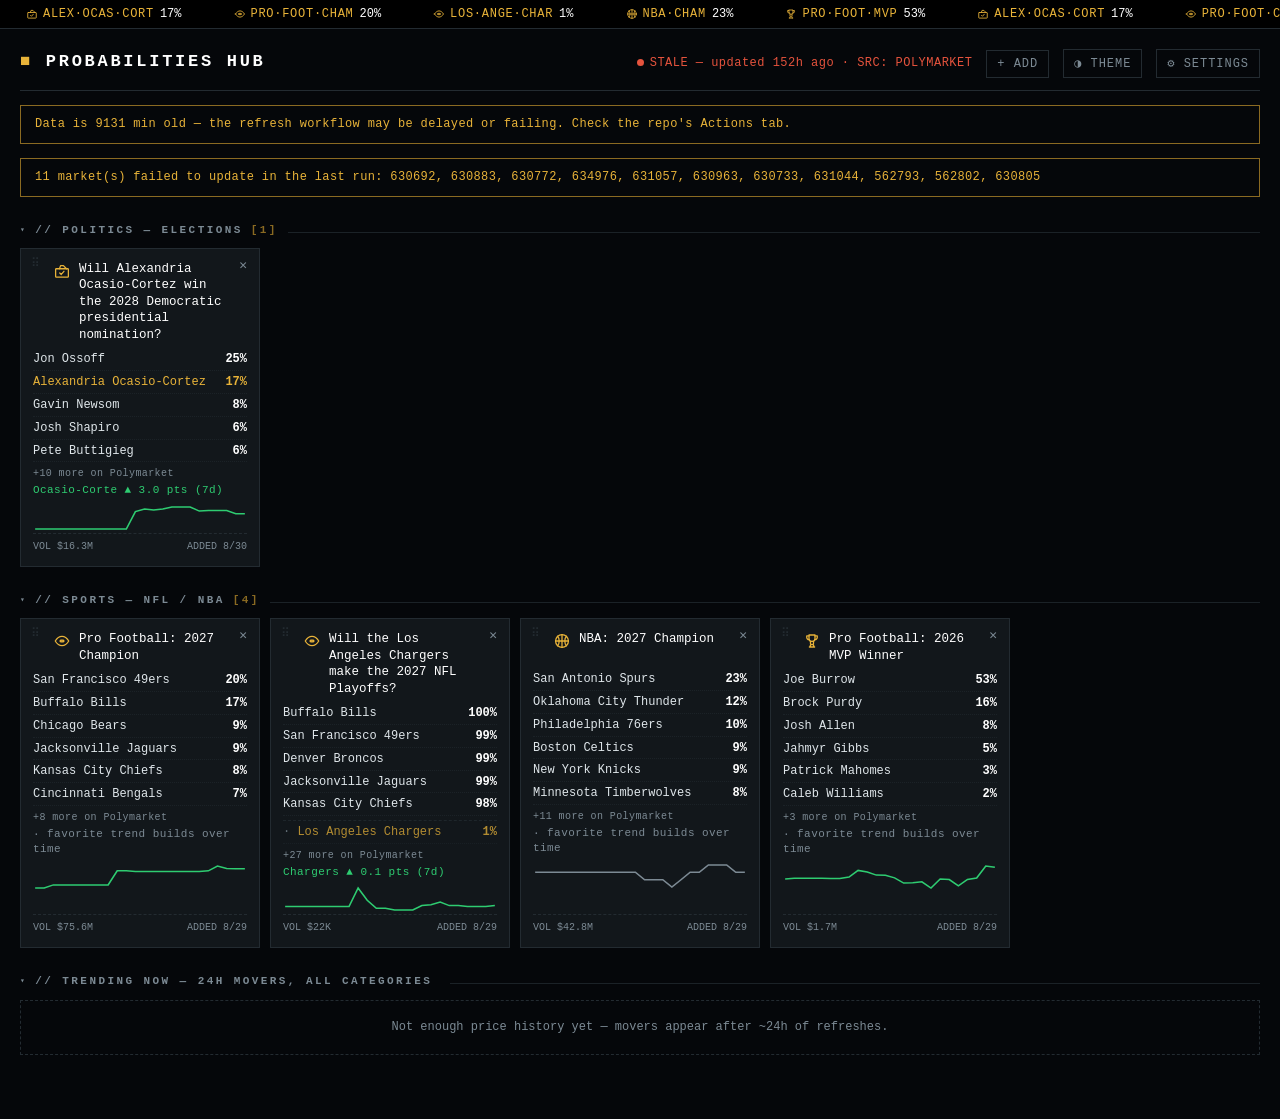
<file: index.html>
<!DOCTYPE html>
<html lang="en" data-theme="dark">
<head>
<meta charset="UTF-8" />
<meta name="viewport" content="width=device-width, initial-scale=1.0" />
<meta name="color-scheme" content="dark light" />
<title>Probabilities Hub</title>
<meta name="description" content="Personal prediction-market probabilities dashboard — politics, NFL, NBA." />
<link rel="icon" href="data:image/svg+xml,%3Csvg xmlns='http://www.w3.org/2000/svg' viewBox='0 0 16 16'%3E%3Crect width='16' height='16' fill='%2305070a'/%3E%3Crect x='3' y='9' width='2' height='4' fill='%232ecc71'/%3E%3Crect x='7' y='5' width='2' height='8' fill='%23e8b339'/%3E%3Crect x='11' y='7' width='2' height='6' fill='%23e5533d'/%3E%3C/svg%3E" />

<!-- Home-screen / PWA -->
<link rel="manifest" href="./manifest.webmanifest" />
<link rel="apple-touch-icon" href="./apple-touch-icon.png" />
<meta name="apple-mobile-web-app-capable" content="yes" />
<meta name="mobile-web-app-capable" content="yes" />
<meta name="apple-mobile-web-app-status-bar-style" content="black" />
<meta name="apple-mobile-web-app-title" content="Probabilities" />
<meta name="theme-color" content="#05070a" />

<link rel="stylesheet" href="./assets/style.css?v=20260829f" />
</head>
<body>

<div class="ticker" id="ticker" aria-label="Tracked markets ticker" tabindex="0">
  <div class="ticker--empty">loading ticker…</div>
</div>

<div class="wrap">
  <header class="head">
    <h1 class="head__title"><span class="mark">&#9632;</span> Probabilities&nbsp;Hub</h1>
    <div class="head__right">
      <span class="clock" id="clock" aria-live="polite">connecting…</span>
      <button class="iconbtn" id="addBtn" aria-haspopup="dialog">+&nbsp;<span class="iconbtn__lbl">Add</span></button>
      <button class="iconbtn" id="themeBtn" aria-label="Toggle light / dark theme">&#9681;&nbsp;<span class="iconbtn__lbl">Theme</span></button>
      <button class="iconbtn" id="settingsBtn" aria-haspopup="dialog" aria-label="Open settings">&#9881;&nbsp;<span class="iconbtn__lbl">Settings</span></button>
    </div>
  </header>

  <div id="banners" aria-live="polite"></div>

  <main id="sections">
    <div class="spinner">// loading market data…</div>
  </main>
</div>

<!-- Add-market modal -->
<div class="modal" id="addModal" hidden role="dialog" aria-modal="true" aria-labelledby="addModalTitle">
  <div class="modal__panel">
    <div class="modal__head">
      <h2 id="addModalTitle">Add a market</h2>
      <button class="modal__close" data-close aria-label="Close">&times;</button>
    </div>
    <form id="searchForm">
      <label class="field">
        <span>Search Polymarket</span>
        <input class="input" id="searchInput" type="search" autocomplete="off"
               placeholder="e.g. nevada senate, fed rate cut, chiefs super bowl" />
      </label>
    </form>
    <p class="hint">Live search against Polymarket's public API. Pick a market and choose a category to pin it to your dashboard.</p>
    <div class="results" id="searchResults"></div>
  </div>
</div>

<!-- Settings modal -->
<div class="modal" id="settingsModal" hidden role="dialog" aria-modal="true" aria-labelledby="settingsModalTitle">
  <div class="modal__panel">
    <div class="modal__head">
      <h2 id="settingsModalTitle">Settings</h2>
      <button class="modal__close" data-close aria-label="Close">&times;</button>
    </div>

    <label class="field">
      <span>GitHub fine-grained token <span class="tokentag" id="tokenState">not set</span></span>
      <input class="input" id="tokenInput" type="password" autocomplete="off"
             placeholder="github_pat_… (Contents: read & write on this repo)" />
    </label>
    <p class="hint">
      Needed only to add / remove markets (it commits <code>data/watchlist.json</code>).
      Stored in this browser's <code>localStorage</code> and sent only to
      <code>api.github.com</code>. Create one at GitHub → Settings → Developer settings →
      Fine-grained tokens, scoped to <code id="repoSlug">pitchafwa/probabilities-hub</code>
      with <strong>Contents: Read and write</strong>.
    </p>
    <div class="btnrow">
      <button class="btn" id="tokenSave">Save token</button>
      <button class="btn btn--danger" id="tokenClear">Clear token</button>
    </div>

    <label class="field" style="margin-top:20px;">
      <span>Repository (owner/repo)</span>
      <input class="input" id="repoInput" type="text" autocomplete="off" placeholder="owner/repo" />
    </label>
    <label class="field">
      <span>Branch</span>
      <input class="input" id="branchInput" type="text" autocomplete="off" placeholder="main" />
    </label>
    <div class="btnrow">
      <button class="btn btn--ghost" id="repoSave">Save repo config</button>
    </div>

    <p class="hint" style="margin-top:16px;" id="dataInfo">—</p>
  </div>
</div>

<template id="categoryPickerTpl">
  <div class="result">
    <div>
      <div class="result__q"></div>
      <div class="result__desc"></div>
      <div class="result__meta"></div>
    </div>
    <div class="result__add">
      <select class="input">
        <option value="politics">politics</option>
        <option value="sports">sports</option>
        <option value="economics">economics</option>
        <option value="crypto">crypto</option>
        <option value="other">other</option>
      </select>
      <button class="btn">Add</button>
    </div>
  </div>
</template>

<script src="./assets/icons.js?v=20260829f"></script>
<script src="./assets/app.js?v=20260829f"></script>
</body>
</html>
</file>
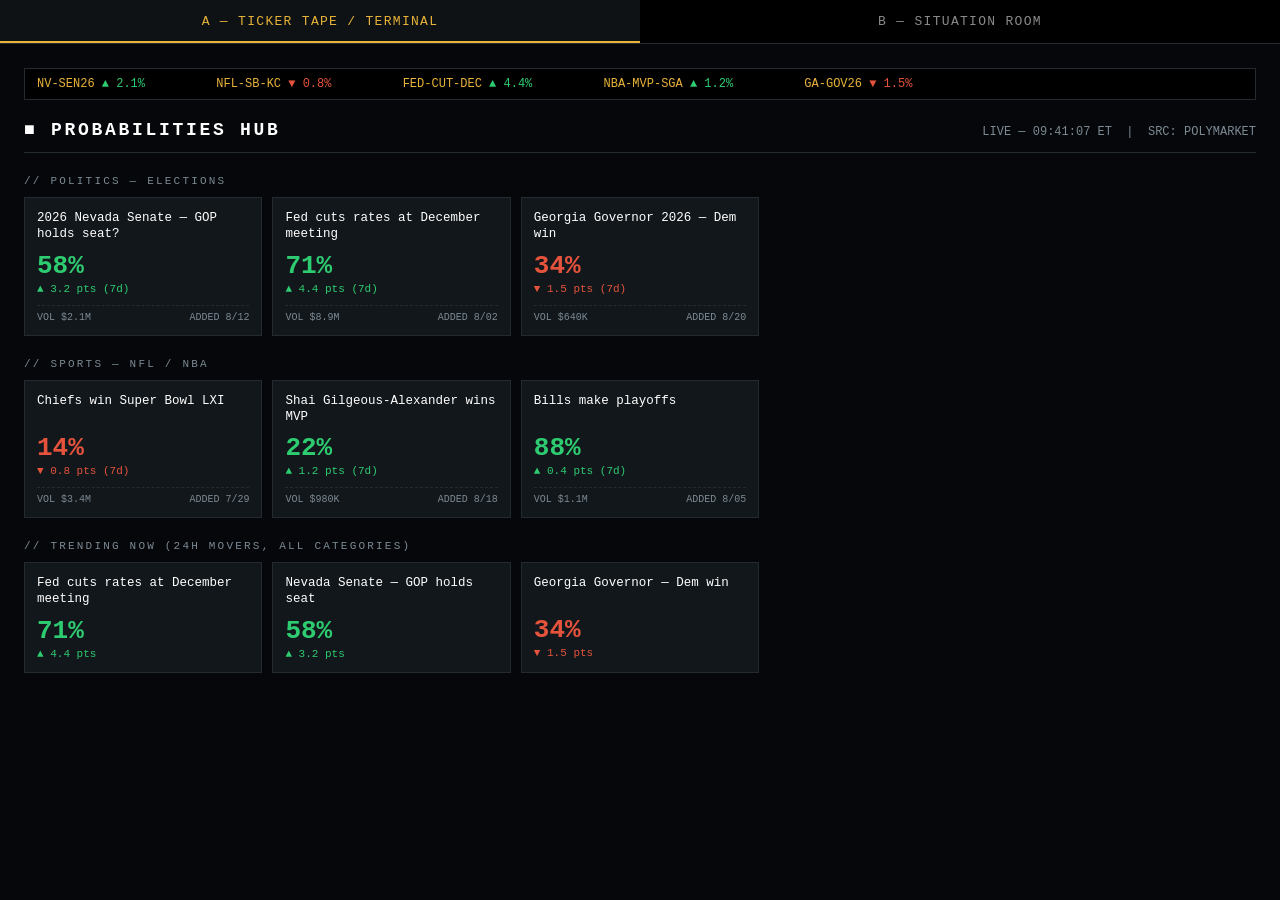
<file: probabilities-hub-mockups.html>
<!DOCTYPE html>
<html lang="en">
<head>
<meta charset="UTF-8">
<title>Probabilities Hub — Mockups</title>
<style>
  :root{
    --bg:#0a0d10; --panel:#12171b; --panel2:#161c21; --line:#232b31;
    --text:#dfe6ea; --sub:#7c8a94; --up:#2ecc71; --down:#e5533d; --amber:#e8b339;
  }
  *{box-sizing:border-box;}
  body{margin:0;background:#05070a;color:var(--text);font-family:'Courier New',ui-monospace,monospace;}
  .switcher{display:flex;gap:0;position:sticky;top:0;z-index:10;background:#000;border-bottom:1px solid var(--line);}
  .switcher button{flex:1;padding:14px;background:#000;color:#8a8a8a;border:none;font-family:inherit;font-size:13px;letter-spacing:.1em;cursor:pointer;text-transform:uppercase;}
  .switcher button.active{color:var(--amber);background:#0e1215;box-shadow:inset 0 -2px var(--amber);}
  .view{display:none;padding:24px;}
  .view.active{display:block;}

  /* ---------- CONCEPT A: TICKER TAPE / TERMINAL ---------- */
  .ticker{background:#000;border:1px solid var(--line);padding:8px 12px;font-size:12px;color:var(--amber);white-space:nowrap;overflow:hidden;margin-bottom:20px;}
  .ticker span{margin-right:32px;}
  .up{color:var(--up);} .down{color:var(--down);}
  .a-header{display:flex;justify-content:space-between;align-items:baseline;margin-bottom:16px;border-bottom:1px solid var(--line);padding-bottom:12px;}
  .a-header h1{font-size:18px;letter-spacing:.15em;margin:0;color:#fff;}
  .a-header .clock{color:var(--sub);font-size:12px;}
  .sectiontitle{font-size:11px;letter-spacing:.2em;color:var(--sub);margin:22px 0 10px;text-transform:uppercase;}
  .grid{display:grid;grid-template-columns:repeat(auto-fill,minmax(230px,1fr));gap:10px;}
  .card{background:var(--panel);border:1px solid var(--line);padding:12px;}
  .card .q{font-size:12.5px;color:#fff;line-height:1.3;min-height:32px;}
  .card .prob{font-size:26px;font-weight:bold;margin:8px 0 2px;}
  .card .delta{font-size:11px;}
  .card .meta{display:flex;justify-content:space-between;font-size:10px;color:var(--sub);margin-top:10px;border-top:1px dashed var(--line);padding-top:6px;}
  .spark{height:24px;margin-top:6px;}

  /* ---------- CONCEPT B: SITUATION ROOM ---------- */
  .b-header{display:flex;justify-content:space-between;align-items:center;margin-bottom:24px;}
  .b-header h1{font-size:22px;font-weight:300;letter-spacing:.05em;margin:0;}
  .b-header h1 b{font-weight:700;color:var(--amber);}
  .tabs{display:flex;gap:8px;margin-bottom:18px;}
  .tab{padding:6px 16px;border:1px solid var(--line);border-radius:20px;font-size:12px;color:var(--sub);}
  .tab.on{background:#1a2530;color:#fff;border-color:#2a3a48;}
  .b-grid{display:grid;grid-template-columns:repeat(auto-fill,minmax(260px,1fr));gap:16px;}
  .b-card{background:linear-gradient(180deg,var(--panel2),var(--panel));border:1px solid var(--line);border-radius:10px;padding:16px;position:relative;}
  .b-card .tag{font-size:10px;letter-spacing:.1em;color:#5c9bd5;text-transform:uppercase;}
  .b-card .q{font-size:14px;color:#fff;margin:6px 0 14px;line-height:1.35;}
  .dial{display:flex;align-items:center;gap:14px;}
  .ring{width:56px;height:56px;border-radius:50%;background:conic-gradient(var(--amber) calc(var(--pct)*1%),#22292f 0);display:flex;align-items:center;justify-content:center;font-size:13px;font-weight:600;color:#fff;}
  .ring::before{content:"";position:absolute;}
  .ringlabel{width:56px;height:56px;border-radius:50%;background:#0e1418;display:flex;align-items:center;justify-content:center;margin-left:-56px;font-size:13px;font-weight:700;}
  .trend{font-size:11px;}
  .headline{font-size:10.5px;color:var(--sub);margin-top:12px;border-top:1px solid var(--line);padding-top:8px;}
</style>
</head>
<body>

<div class="switcher">
  <button class="active" onclick="show('a',this)">A — Ticker Tape / Terminal</button>
  <button onclick="show('b',this)">B — Situation Room</button>
</div>

<!-- CONCEPT A -->
<div id="a" class="view active">
  <div class="ticker">
    <span>NV-SEN26 <span class="up">▲ 2.1%</span></span>
    <span>NFL-SB-KC <span class="down">▼ 0.8%</span></span>
    <span>FED-CUT-DEC <span class="up">▲ 4.4%</span></span>
    <span>NBA-MVP-SGA <span class="up">▲ 1.2%</span></span>
    <span>GA-GOV26 <span class="down">▼ 1.5%</span></span>
  </div>
  <div class="a-header">
    <h1>&#9632; PROBABILITIES HUB</h1>
    <div class="clock">LIVE — 09:41:07 ET &nbsp;|&nbsp; SRC: POLYMARKET</div>
  </div>

  <div class="sectiontitle">// Politics — Elections</div>
  <div class="grid">
    <div class="card">
      <div class="q">2026 Nevada Senate — GOP holds seat?</div>
      <div class="prob up">58%</div>
      <div class="delta up">▲ 3.2 pts (7d)</div>
      <div class="meta"><span>VOL $2.1M</span><span>ADDED 8/12</span></div>
    </div>
    <div class="card">
      <div class="q">Fed cuts rates at December meeting</div>
      <div class="prob up">71%</div>
      <div class="delta up">▲ 4.4 pts (7d)</div>
      <div class="meta"><span>VOL $8.9M</span><span>ADDED 8/02</span></div>
    </div>
    <div class="card">
      <div class="q">Georgia Governor 2026 — Dem win</div>
      <div class="prob down">34%</div>
      <div class="delta down">▼ 1.5 pts (7d)</div>
      <div class="meta"><span>VOL $640K</span><span>ADDED 8/20</span></div>
    </div>
  </div>

  <div class="sectiontitle">// Sports — NFL / NBA</div>
  <div class="grid">
    <div class="card">
      <div class="q">Chiefs win Super Bowl LXI</div>
      <div class="prob down">14%</div>
      <div class="delta down">▼ 0.8 pts (7d)</div>
      <div class="meta"><span>VOL $3.4M</span><span>ADDED 7/29</span></div>
    </div>
    <div class="card">
      <div class="q">Shai Gilgeous-Alexander wins MVP</div>
      <div class="prob up">22%</div>
      <div class="delta up">▲ 1.2 pts (7d)</div>
      <div class="meta"><span>VOL $980K</span><span>ADDED 8/18</span></div>
    </div>
    <div class="card">
      <div class="q">Bills make playoffs</div>
      <div class="prob up">88%</div>
      <div class="delta up">▲ 0.4 pts (7d)</div>
      <div class="meta"><span>VOL $1.1M</span><span>ADDED 8/05</span></div>
    </div>
  </div>

  <div class="sectiontitle">// Trending Now (24h movers, all categories)</div>
  <div class="grid">
    <div class="card"><div class="q">Fed cuts rates at December meeting</div><div class="prob up">71%</div><div class="delta up">▲ 4.4 pts</div></div>
    <div class="card"><div class="q">Nevada Senate — GOP holds seat</div><div class="prob up">58%</div><div class="delta up">▲ 3.2 pts</div></div>
    <div class="card"><div class="q">Georgia Governor — Dem win</div><div class="prob down">34%</div><div class="delta down">▼ 1.5 pts</div></div>
  </div>
</div>

<!-- CONCEPT B -->
<div id="b" class="view">
  <div class="b-header">
    <h1><b>&#9673;</b> Situation Room</h1>
    <div style="font-size:11px;color:var(--sub)">Updated 3 min ago · Polymarket</div>
  </div>
  <div class="tabs">
    <div class="tab on">All</div><div class="tab">Politics</div><div class="tab">NFL</div><div class="tab">NBA</div><div class="tab">Trending</div>
  </div>

  <div style="font-size:11px;letter-spacing:.15em;color:var(--sub);margin-bottom:10px;">POLITICS &mdash; ELECTIONS</div>
  <div class="b-grid">
    <div class="b-card">
      <div class="tag">Senate · Nevada</div>
      <div class="q">Republican holds Nevada Senate seat in 2026</div>
      <div class="dial">
        <div style="position:relative;"><div class="ring" style="--pct:58"></div><div class="ringlabel">58%</div></div>
        <div class="trend up">▲ 3.2 pts this week<br><span style="color:var(--sub)">$2.1M volume</span></div>
      </div>
      <div class="headline">📰 AP: "Nevada race tightens as early voting begins"</div>
    </div>
    <div class="b-card">
      <div class="tag">Fed · December FOMC</div>
      <div class="q">Fed cuts rates at December meeting</div>
      <div class="dial">
        <div style="position:relative;"><div class="ring" style="--pct:71"></div><div class="ringlabel">71%</div></div>
        <div class="trend up">▲ 4.4 pts this week<br><span style="color:var(--sub)">$8.9M volume</span></div>
      </div>
      <div class="headline">📰 Reuters: "Markets price in December cut after jobs data"</div>
    </div>
  </div>

  <div style="font-size:11px;letter-spacing:.15em;color:var(--sub);margin:24px 0 10px;">SPORTS &mdash; NFL / NBA</div>
  <div class="b-grid">
    <div class="b-card">
      <div class="tag">NFL · Super Bowl LXI</div>
      <div class="q">Kansas City Chiefs win Super Bowl</div>
      <div class="dial">
        <div style="position:relative;"><div class="ring" style="--pct:14"></div><div class="ringlabel">14%</div></div>
        <div class="trend down">▼ 0.8 pts this week<br><span style="color:var(--sub)">$3.4M volume</span></div>
      </div>
      <div class="headline">📰 ESPN: "Chiefs offensive line questions mount"</div>
    </div>
    <div class="b-card">
      <div class="tag">NBA · MVP</div>
      <div class="q">Shai Gilgeous-Alexander wins MVP</div>
      <div class="dial">
        <div style="position:relative;"><div class="ring" style="--pct:22"></div><div class="ringlabel">22%</div></div>
        <div class="trend up">▲ 1.2 pts this week<br><span style="color:var(--sub)">$980K volume</span></div>
      </div>
      <div class="headline">📰 ESPN: "SGA torches Nuggets for 45"</div>
    </div>
  </div>
</div>

<script>
function show(id, btn){
  document.querySelectorAll('.view').forEach(v=>v.classList.remove('active'));
  document.querySelectorAll('.switcher button').forEach(b=>b.classList.remove('active'));
  document.getElementById(id).classList.add('active');
  btn.classList.add('active');
}
</script>
</body>
</html>
</file>
<file: assets/style.css>
/* Probabilities Hub — "Ticker Tape / Terminal" */

:root {
  --bg: #05070a;
  --bg-2: #0a0d10;
  --panel: #12171b;
  --panel-2: #161c21;
  --line: #232b31;
  --line-soft: #1b2227;
  --text: #dfe6ea;
  --text-hi: #ffffff;
  --sub: #7c8a94;
  --up: #2ecc71;
  --down: #e5533d;
  --amber: #e8b339;
  --amber-dim: #8a6a22;
  --focus: #e8b339;
  --card-min: 232px;
  --mono: "Courier New", "SFMono-Regular", ui-monospace, "DejaVu Sans Mono", monospace;
}

:root[data-theme="light"] {
  --bg: #f4f1e9;
  --bg-2: #efece2;
  --panel: #fbf9f3;
  --panel-2: #f6f3ea;
  --line: #d7d0be;
  --line-soft: #e2dccb;
  --text: #2b2b26;
  --text-hi: #16160f;
  --sub: #736b57;
  --up: #1f8f4d;
  --down: #c23c26;
  --amber: #b5851b;
  --amber-dim: #c9a961;
  --focus: #b5851b;
}

* { box-sizing: border-box; }

html, body { margin: 0; padding: 0; }

body {
  background: var(--bg);
  color: var(--text);
  font-family: var(--mono);
  font-size: 14px;
  line-height: 1.4;
  -webkit-font-smoothing: antialiased;
}

a { color: inherit; }

button {
  font-family: inherit;
  cursor: pointer;
  color: inherit;
  background: none;
  border: none;
}

:focus-visible {
  outline: 2px solid var(--focus);
  outline-offset: 2px;
}

.wrap { max-width: 1280px; margin: 0 auto; padding: 0 20px 64px; }

/* ---------- Ticker ---------- */
.ticker {
  background: #000;
  border-bottom: 1px solid var(--line);
  overflow: hidden;
  white-space: nowrap;
  font-size: 12px;
  color: var(--amber);
  position: relative;
}
:root[data-theme="light"] .ticker { background: #1a1712; }
.ticker__track {
  display: inline-flex;
  align-items: center;
  padding: 8px 0;
  will-change: transform;
  animation: ticker-scroll 60s linear infinite;
}
.ticker:hover .ticker__track,
.ticker:focus-within .ticker__track { animation-play-state: paused; }
.ticker__item { margin: 0 26px; flex: 0 0 auto; display: inline-flex; align-items: center; line-height: 1; }
.ticker__item > * { line-height: 1; }
.ticker__sym { color: var(--amber); letter-spacing: 0.06em; }
.ticker__px { color: var(--text-hi); margin-left: 6px; }
:root[data-theme="light"] .ticker__px { color: #f6f3ea; }
.ticker__d { margin-left: 6px; }
.ticker--empty { color: var(--sub); padding: 8px 20px; }

@keyframes ticker-scroll {
  from { transform: translateX(0); }
  to { transform: translateX(-50%); }
}

/* ---------- Header ---------- */
.head {
  display: flex;
  align-items: baseline;
  justify-content: space-between;
  gap: 16px;
  flex-wrap: wrap;
  padding: 20px 0 12px;
  border-bottom: 1px solid var(--line);
  margin-bottom: 8px;
}
.head__title {
  margin: 0;
  font-size: 17px;
  letter-spacing: 0.16em;
  color: var(--text-hi);
  text-transform: uppercase;
}
.head__title .mark { color: var(--amber); }
.head__right { display: flex; align-items: center; gap: 14px; }
.clock { color: var(--sub); font-size: 12px; letter-spacing: 0.04em; }
.clock .dot {
  display: inline-block; width: 7px; height: 7px; border-radius: 50%;
  background: var(--up); margin-right: 6px; vertical-align: middle;
  animation: pulse 2.4s ease-in-out infinite;
}
.clock.is-stale .dot { background: var(--down); animation: none; }
.clock.is-stale { color: var(--down); }
@keyframes pulse { 0%,100% { opacity: 1; } 50% { opacity: 0.35; } }

.iconbtn {
  border: 1px solid var(--line);
  padding: 6px 10px;
  font-size: 12px;
  letter-spacing: 0.08em;
  color: var(--sub);
  text-transform: uppercase;
  transition: color 0.12s, border-color 0.12s;
}
.iconbtn:hover { color: var(--amber); border-color: var(--amber-dim); }

/* ---------- Sections ---------- */
.section { margin: 26px 0 0; }
.section__title {
  font-size: 11px;
  letter-spacing: 0.22em;
  color: var(--sub);
  text-transform: uppercase;
  margin: 0 0 10px;
  display: flex;
  align-items: baseline;
  gap: 10px;
}
.section__title .count { color: var(--amber-dim); }
.section__rule { flex: 1; height: 1px; background: var(--line-soft); }
.section__toggle {
  font: inherit;
  letter-spacing: inherit;
  text-transform: inherit;
  color: inherit;
  background: none;
  border: none;
  padding: 4px 0;
  margin: -4px 0;
  cursor: pointer;
  display: flex;
  align-items: baseline;
  gap: 8px;
}
.section__toggle:hover { color: var(--amber); }
.section__caret {
  font-size: 8px;
  transition: transform 0.12s;
  transform: translateY(-1px);
}
.section.is-collapsed .section__caret { transform: translateY(-1px) rotate(-90deg); }
.section.is-collapsed .grid,
.section.is-collapsed > .empty { display: none; }

.grid {
  display: grid;
  grid-template-columns: repeat(auto-fill, minmax(var(--card-min), 1fr));
  gap: 10px;
}

/* ---------- Card ---------- */
.card {
  background: var(--panel);
  border: 1px solid var(--line);
  padding: 12px;
  position: relative;
  display: flex;
  flex-direction: column;
  min-height: 132px;
}
.card:hover { border-color: var(--amber-dim); }
.card__head {
  display: flex;
  gap: 8px;
  align-items: flex-start;
  padding: 0 20px;
}
.card__q {
  font-size: 12.5px;
  color: var(--text-hi);
  line-height: 1.32;
  min-height: 32px;
  flex: 1 1 auto;
  min-width: 0;
}
.card__q a { text-decoration: none; }
.card__q a:hover { color: var(--amber); }

/* ---------- Glance icons ---------- */
.gicon {
  flex: 0 0 auto;
  display: inline-flex;
  align-items: center;
  justify-content: center;
  width: 18px;
  height: 18px;
  color: var(--amber);
  margin-top: 1px;
}
.gicon svg { width: 100%; height: 100%; display: block; }
.gicon--state {
  width: auto;
  min-width: 21px;
  height: 15px;
  padding: 0 3px;
  font-size: 9px;
  font-weight: 700;
  letter-spacing: 0.04em;
  border: 1px solid var(--amber-dim);
  color: var(--amber);
  display: inline-flex;
  align-items: center;
  justify-content: center;
}
.gicon--ticker { width: 12px; height: 12px; margin: 0 5px 0 0; vertical-align: middle; }
.gicon--ticker.gicon--state { height: 13px; min-width: 18px; font-size: 8px; padding: 0 2px; margin-top: 0; }
.gicon--result { width: 14px; height: 14px; vertical-align: middle; margin-right: 3px; }
.gicon--result.gicon--state { height: 13px; min-width: 18px; font-size: 8px; margin-top: 0; }
.card__prob { font-size: 26px; font-weight: 700; margin: 8px 0 2px; letter-spacing: 0.02em; }

/* ---------- Drag handle / dragging ---------- */
.card__grip {
  position: absolute;
  top: 6px;
  left: 6px;
  font-size: 12px;
  line-height: 1;
  color: var(--line);
  padding: 3px 4px;
  cursor: grab;
  transition: color 0.12s;
  touch-action: none; /* let pointer drag own the gesture on touch */
}
.card:hover .card__grip { color: var(--sub); }
.card__grip:hover,
.card__grip:focus-visible { color: var(--amber); }
.card__grip:active { cursor: grabbing; }

/* card lifted and following the pointer */
.card--dragging {
  opacity: 0.97;
  border-color: var(--amber);
  box-shadow: 0 14px 34px rgba(0, 0, 0, 0.5);
  transform: scale(1.015);
  cursor: grabbing;
}
:root[data-theme="light"] .card--dragging { box-shadow: 0 14px 34px rgba(0, 0, 0, 0.22); }

/* the gap showing exactly where it will land */
.card-placeholder {
  border: 1px dashed var(--amber);
  background: rgba(232, 179, 57, 0.09);
}

body.is-sorting { cursor: grabbing; }
body.is-sorting, body.is-sorting * { user-select: none; }

/* ---------- Multi-outcome leaderboard ---------- */
.card__board { margin: 8px 0 2px; display: flex; flex-direction: column; gap: 3px; }
.ob__row {
  display: flex;
  justify-content: space-between;
  gap: 10px;
  font-size: 12px;
  color: var(--text);
  border-bottom: 1px dotted var(--line-soft);
  padding-bottom: 2px;
}
.ob__row:last-child { border-bottom: none; }
.ob__label { overflow: hidden; text-overflow: ellipsis; white-space: nowrap; }
.ob__pct { color: var(--text-hi); font-weight: 700; font-variant-numeric: tabular-nums; }
.ob__row.is-tracked .ob__label { color: var(--amber); }
.ob__row.is-tracked .ob__pct { color: var(--amber); }
.ob__row.is-outside { opacity: 0.75; border-top: 1px dashed var(--line); padding-top: 3px; margin-top: 1px; }
.ob__row.is-outside .ob__label::before { content: "· "; color: var(--sub); }
.ob__more { font-size: 10px; color: var(--sub); margin-top: 2px; letter-spacing: 0.04em; }
.card__delta { font-size: 11px; letter-spacing: 0.04em; min-height: 14px; }
.card__spark { height: 26px; margin: 6px 0 2px; display: block; width: 100%; }
.card__meta {
  display: flex;
  justify-content: space-between;
  gap: 8px;
  font-size: 10px;
  color: var(--sub);
  margin-top: auto;
  padding-top: 6px;
  border-top: 1px dashed var(--line);
}
.card__news { margin-top: 8px; display: flex; flex-direction: column; gap: 4px; }
.card__news a {
  font-size: 10px;
  color: var(--sub);
  text-decoration: none;
  display: block;
  white-space: nowrap;
  overflow: hidden;
  text-overflow: ellipsis;
}
.card__news a:hover { color: var(--amber); }
.card__news .outlet { color: var(--amber-dim); }
.card__remove {
  position: absolute;
  top: 8px;
  right: 8px;
  font-size: 13px;
  line-height: 1;
  color: var(--sub);
  padding: 2px 4px;
}
.card__remove:hover { color: var(--down); }

.card--trend .card__rank { color: var(--amber-dim); font-size: 10px; letter-spacing: 0.1em; }

.up { color: var(--up); }
.down { color: var(--down); }
.flat { color: var(--sub); }

/* ---------- Empty / error states ---------- */
.empty {
  border: 1px dashed var(--line);
  padding: 18px;
  color: var(--sub);
  font-size: 12px;
  text-align: center;
}
.banner {
  border: 1px solid var(--down);
  color: var(--down);
  padding: 10px 14px;
  font-size: 12px;
  margin: 14px 0 0;
  letter-spacing: 0.03em;
}
.banner--warn { border-color: var(--amber-dim); color: var(--amber); }

/* ---------- Modal ---------- */
.modal[hidden] { display: none; }
.modal {
  position: fixed;
  inset: 0;
  background: rgba(0, 0, 0, 0.62);
  display: flex;
  align-items: flex-start;
  justify-content: center;
  padding: 8vh 16px 16px;
  z-index: 50;
}
.modal__panel {
  background: var(--panel-2);
  border: 1px solid var(--line);
  width: 100%;
  max-width: 620px;
  max-height: 80vh;
  overflow: auto;
  padding: 18px;
}
.modal__head {
  display: flex;
  justify-content: space-between;
  align-items: baseline;
  margin-bottom: 14px;
}
.modal__head h2 {
  margin: 0;
  font-size: 13px;
  letter-spacing: 0.16em;
  text-transform: uppercase;
  color: var(--text-hi);
}
.modal__close { font-size: 16px; color: var(--sub); padding: 2px 6px; }
.modal__close:hover { color: var(--down); }

.field { display: block; margin: 12px 0; }
.field > span { display: block; font-size: 11px; color: var(--sub); letter-spacing: 0.08em; text-transform: uppercase; margin-bottom: 4px; }
.input {
  width: 100%;
  background: var(--bg-2);
  border: 1px solid var(--line);
  color: var(--text);
  font-family: inherit;
  font-size: 13px;
  padding: 8px 10px;
}
.input:focus { border-color: var(--amber-dim); }

.btn {
  border: 1px solid var(--amber-dim);
  color: var(--amber);
  padding: 7px 14px;
  font-size: 12px;
  letter-spacing: 0.08em;
  text-transform: uppercase;
}
.btn:hover { background: var(--amber); color: #05070a; }
.btn--ghost { border-color: var(--line); color: var(--sub); }
.btn--ghost:hover { background: none; color: var(--amber); border-color: var(--amber-dim); }
.btn--danger { border-color: var(--down); color: var(--down); }
.btn--danger:hover { background: var(--down); color: #05070a; }
.btnrow { display: flex; gap: 8px; flex-wrap: wrap; margin-top: 8px; }

.results { margin-top: 12px; display: flex; flex-direction: column; gap: 8px; }
.result {
  border: 1px solid var(--line);
  padding: 10px;
  display: flex;
  justify-content: space-between;
  gap: 12px;
  align-items: flex-start;
}
.result__q { font-size: 12.5px; color: var(--text-hi); }
.result--event { border-color: var(--amber-dim); }
.result__tag {
  display: inline-block;
  font-size: 9.5px;
  letter-spacing: 0.08em;
  text-transform: uppercase;
  color: var(--amber);
  border: 1px solid var(--amber-dim);
  padding: 1px 5px;
  margin-right: 4px;
}
.result__desc { font-size: 10.5px; color: var(--sub); margin-top: 4px; line-height: 1.35; }
.result__meta { font-size: 10px; color: var(--amber-dim); margin-top: 4px; letter-spacing: 0.05em; }
.result__add { white-space: nowrap; }
.result__add select { width: auto; margin-bottom: 6px; }

.hint { font-size: 10.5px; color: var(--sub); line-height: 1.4; margin: 6px 0 0; }
.hint code { color: var(--amber); }

.spinner { color: var(--sub); font-size: 12px; padding: 10px 0; }

.tokentag {
  display: inline-block;
  font-size: 10px;
  letter-spacing: 0.06em;
  border: 1px solid var(--line);
  padding: 2px 6px;
  color: var(--sub);
  margin-left: 8px;
  text-transform: uppercase;
}
.tokentag.is-set { color: var(--up); border-color: var(--up); }

@media (max-width: 600px) {
  body { font-size: 15px; }
  .wrap { padding: 0 12px calc(40px + env(safe-area-inset-bottom)); }

  /* Header: title row, then clock + actions row */
  .head {
    flex-direction: column;
    align-items: stretch;
    gap: 10px;
    padding: 14px 0 10px;
  }
  .head__title { font-size: 15px; letter-spacing: 0.1em; }
  .head__right { justify-content: space-between; gap: 8px; align-items: center; }
  .clock { font-size: 11px; flex: 1 1 auto; }
  .clock__src { display: none; }
  .iconbtn { padding: 9px 12px; font-size: 15px; }
  .iconbtn__lbl { display: none; }

  /* Ticker a touch larger for thumb-distance reading */
  .ticker { font-size: 13px; }

  /* One column — full-width cards read far better than a cramped 2-up */
  .grid { grid-template-columns: 1fr; gap: 8px; }
  .section__title { font-size: 12px; }

  .section__toggle { padding: 10px 0; margin: -10px 0; }
  .card { min-height: 0; padding: 12px 12px 14px; }
  .card__head { padding: 0 28px; }
  .card__q { font-size: 14px; }
  .card__prob { font-size: 28px; }
  .card__delta { font-size: 12px; }
  .ob__row { font-size: 13.5px; }
  .card__meta { font-size: 11px; }
  .card__news a { font-size: 12px; white-space: normal; }

  /* Touch drag works now — keep the handle, give it a real tap target */
  .card__grip { font-size: 15px; padding: 7px 8px; top: 3px; left: 3px; color: var(--sub); }
  .card__remove { padding: 8px; margin: -6px; font-size: 16px; }

  /* Modals: full-screen sheets */
  .modal { padding: 0; align-items: stretch; }
  .modal__panel {
    max-width: none;
    max-height: 100dvh;
    min-height: 100dvh;
    border: none;
    padding: 16px 14px calc(16px + env(safe-area-inset-bottom));
  }
  .modal__head h2 { font-size: 14px; }
  .modal__close { font-size: 22px; padding: 6px 10px; }
  .input { font-size: 16px; padding: 10px 12px; } /* 16px avoids iOS zoom-on-focus */
  .btn { padding: 10px 16px; font-size: 13px; }

  .result { flex-direction: column; gap: 10px; }
  .result__q { font-size: 14px; }
  .result__desc { font-size: 12px; }
  .result__meta { font-size: 11px; }
  .result__add { display: flex; gap: 8px; width: 100%; }
  .result__add select { flex: 1 1 auto; width: auto; margin: 0; }
  .result__add .btn { flex: 0 0 auto; }
}

@media (prefers-reduced-motion: reduce) {
  .ticker__track { animation: none; padding-left: 20px; }
  .clock .dot { animation: none; }
  .section__caret { transition: none; }
}
</file>
